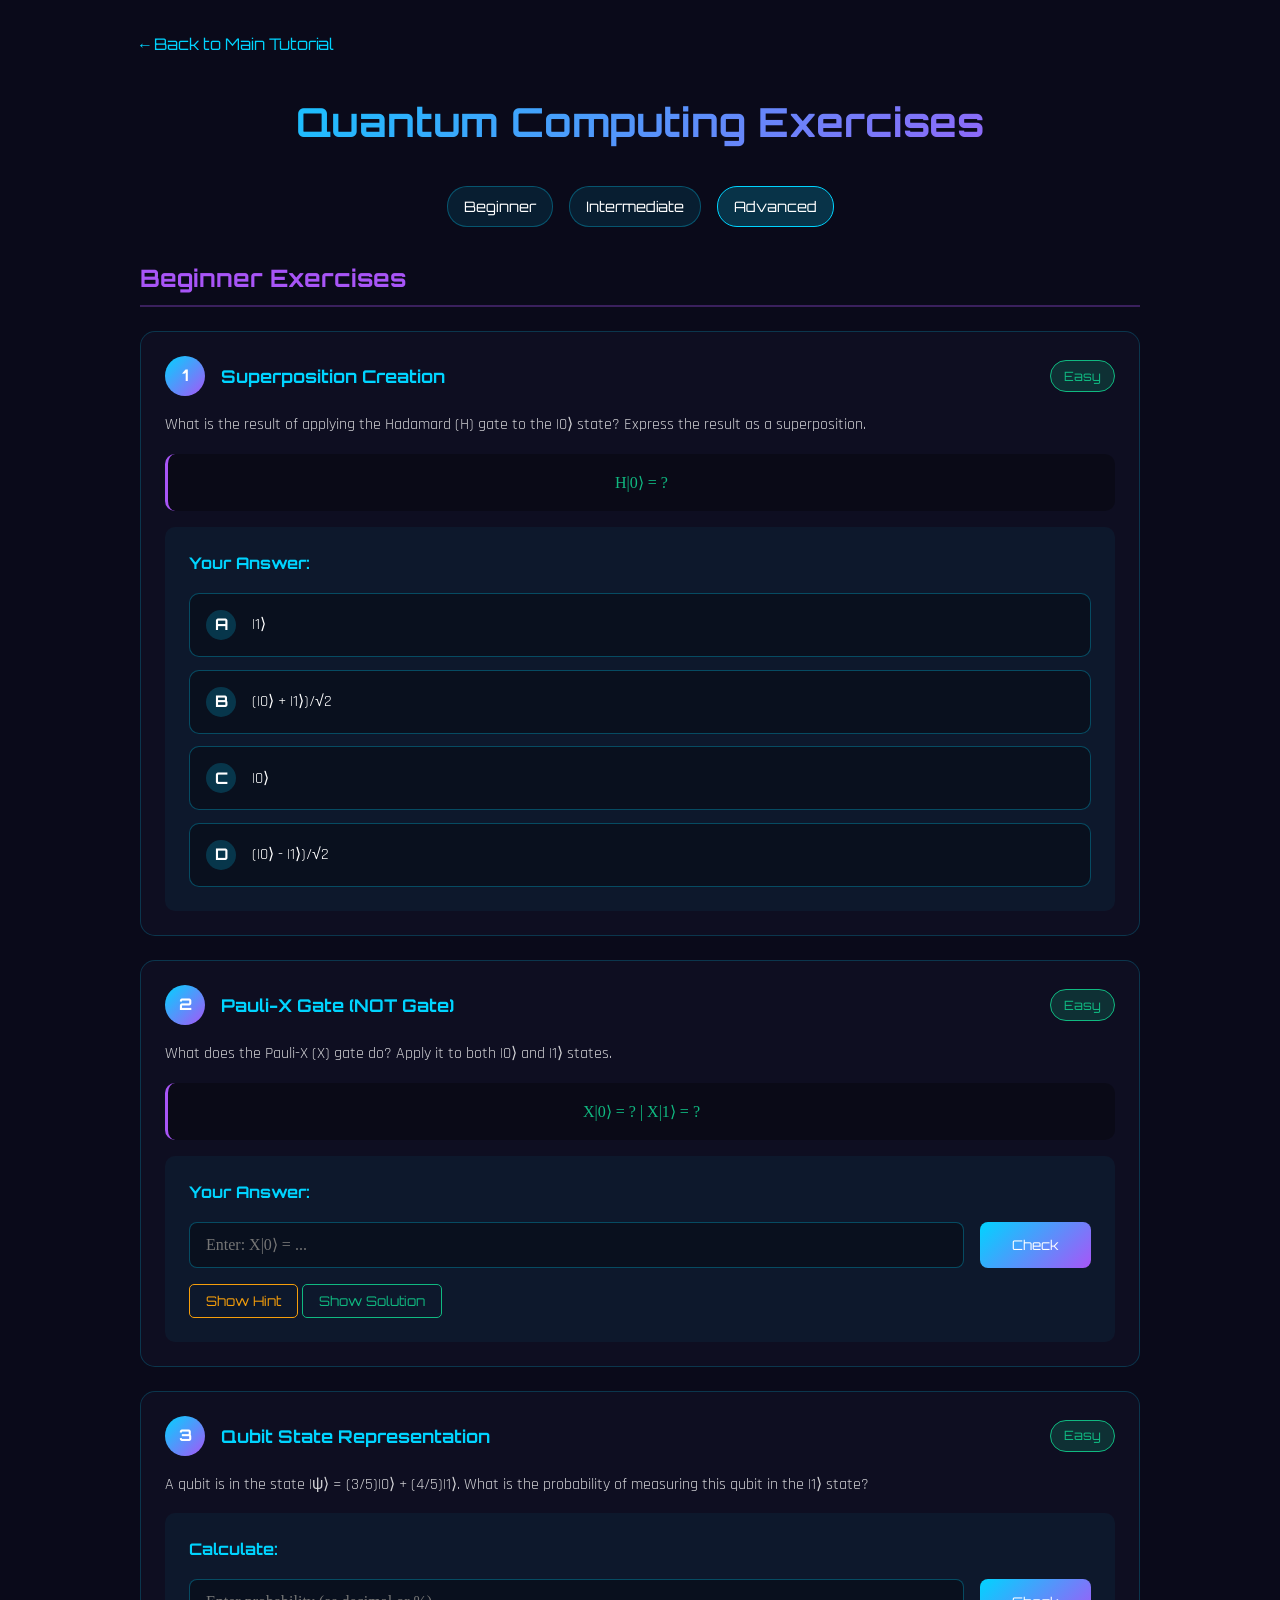
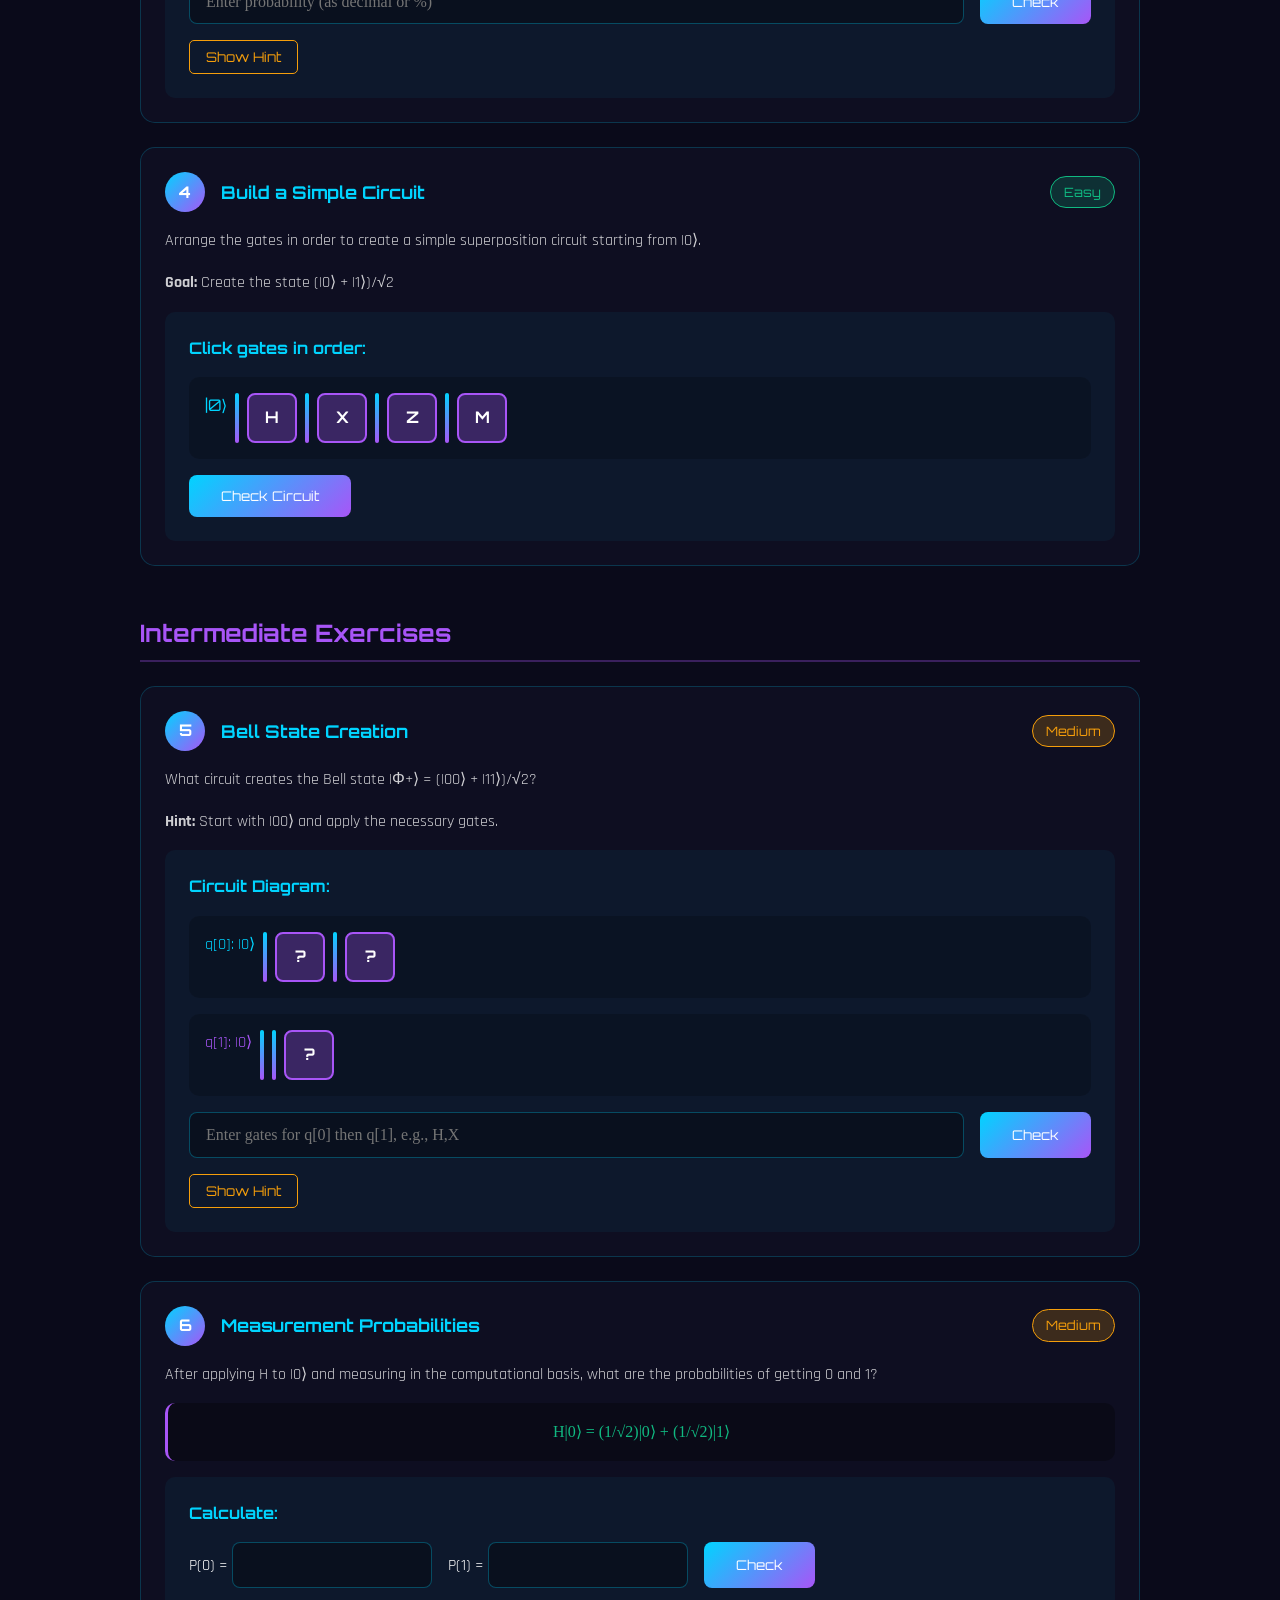
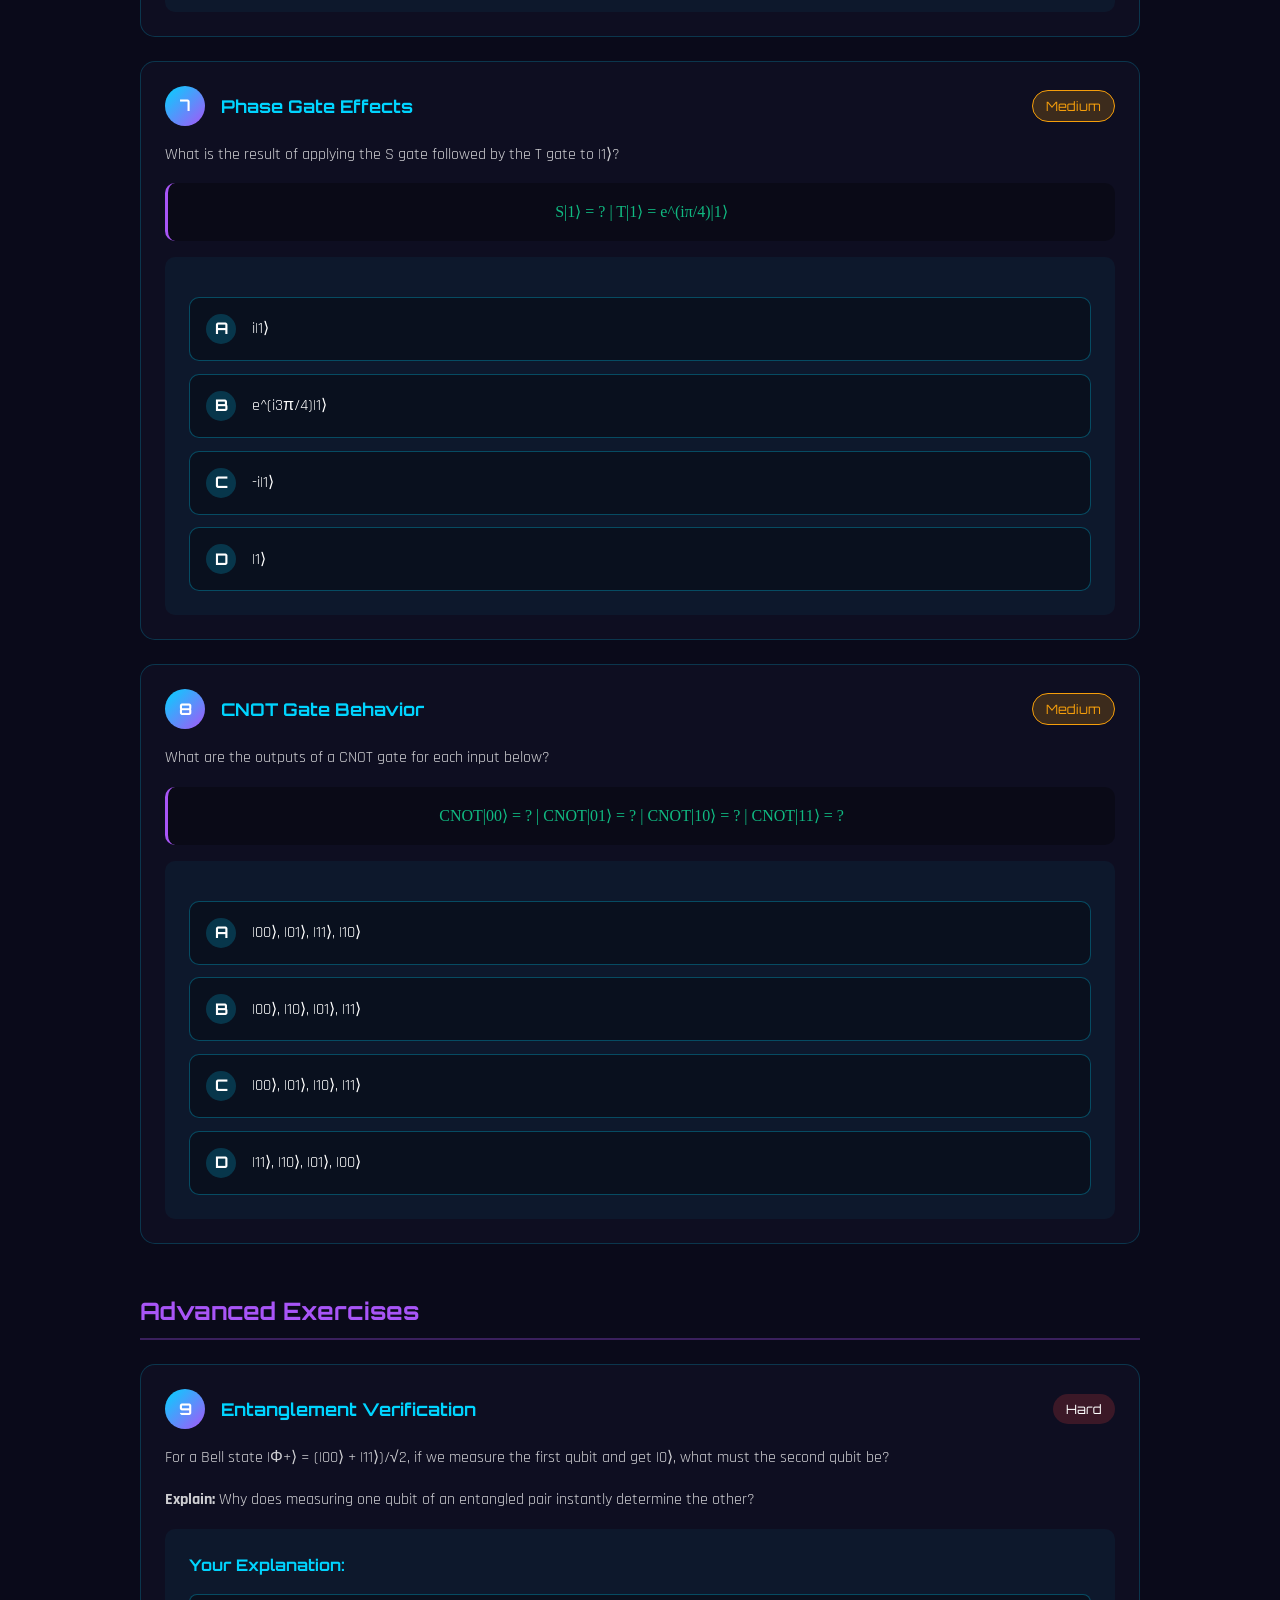
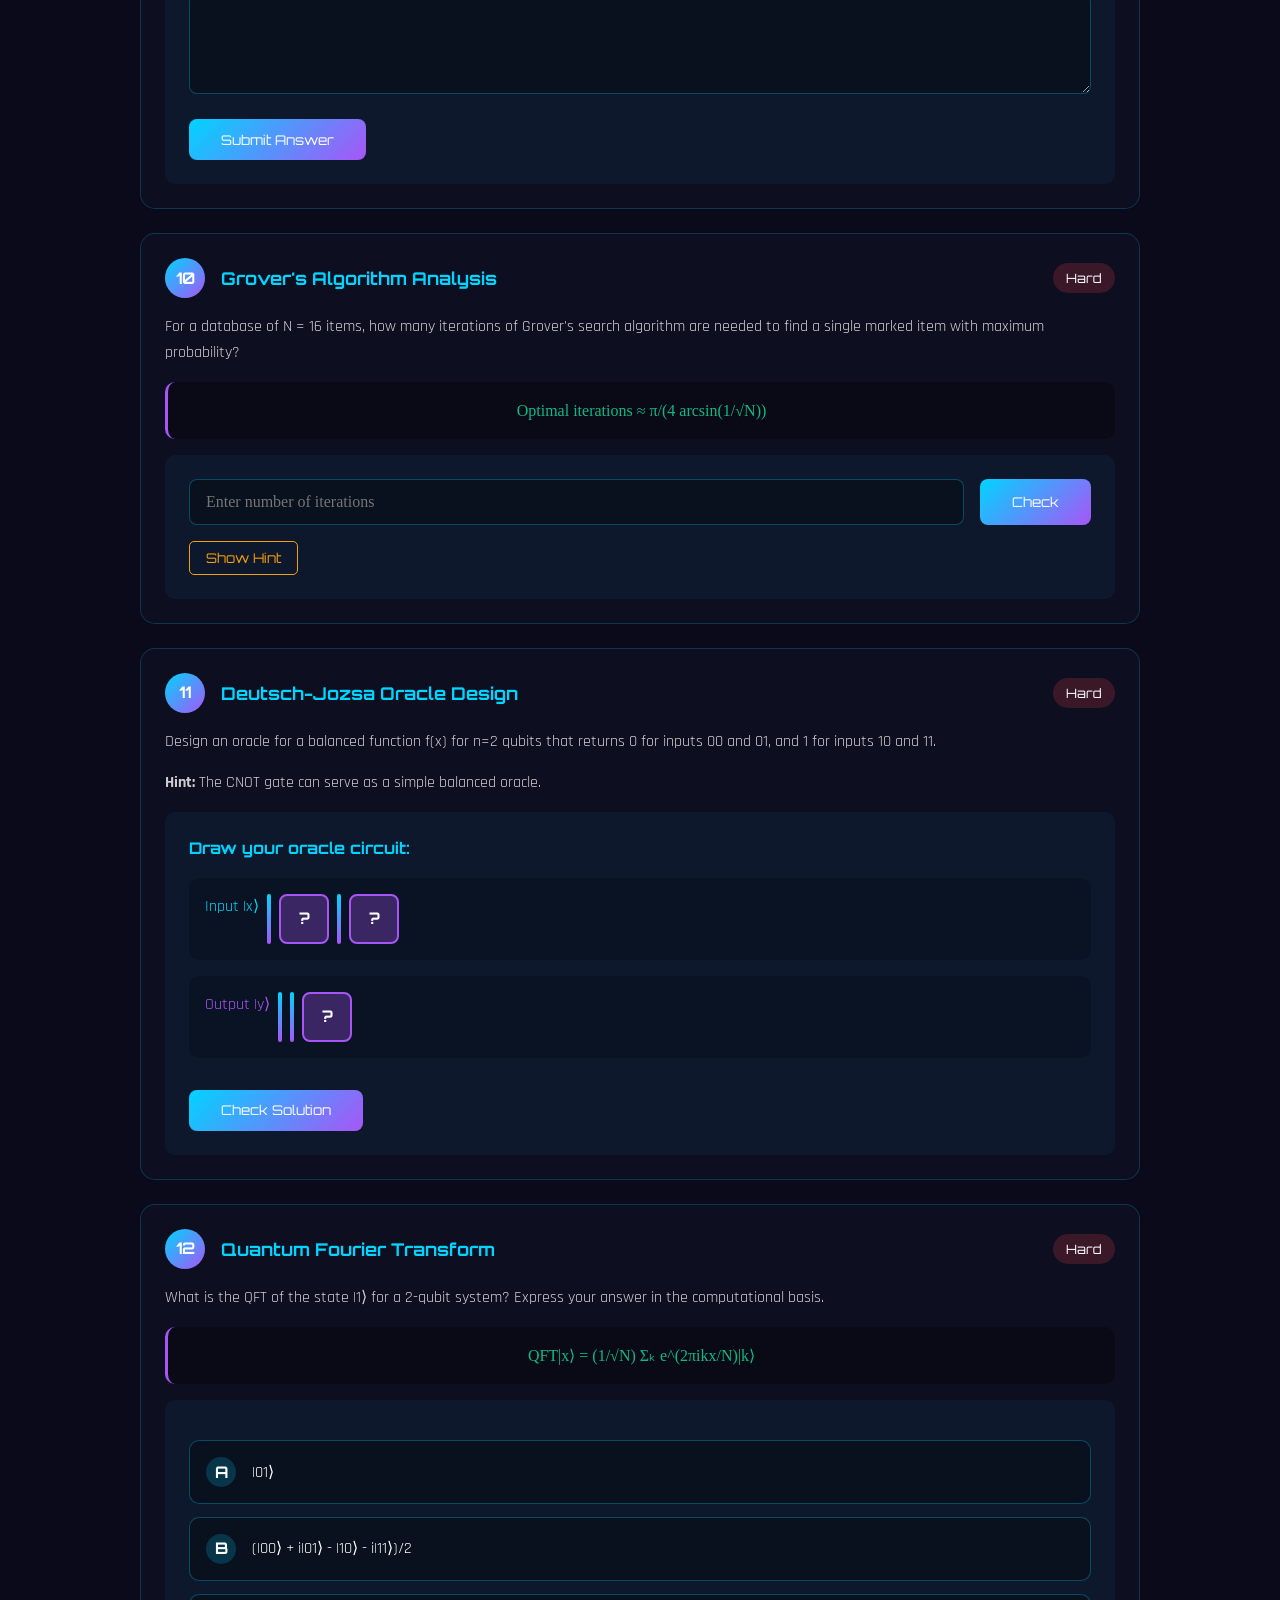
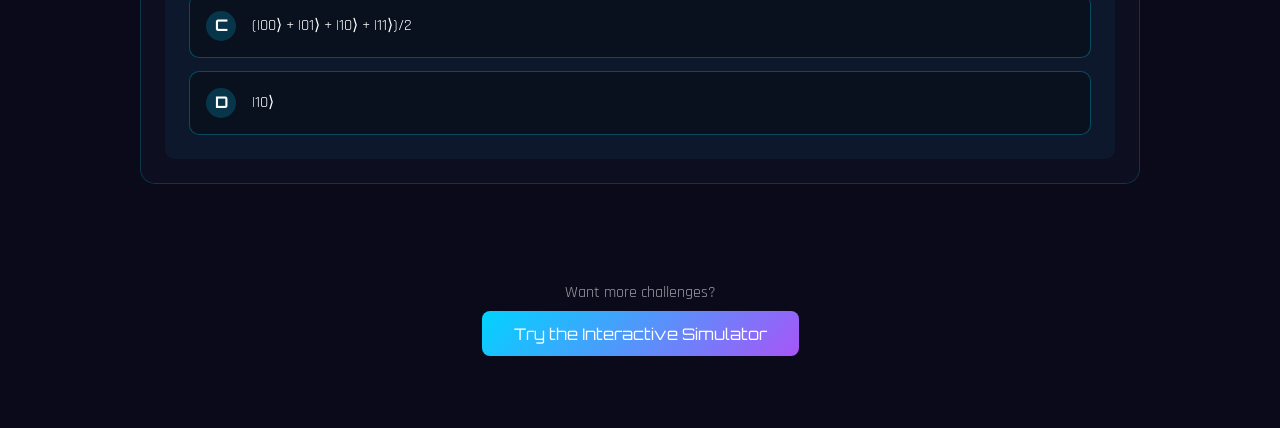
<file: exercises.html>
<!DOCTYPE html>
<html lang="en">
<head>
    <meta charset="UTF-8">
    <meta name="viewport" content="width=device-width, initial-scale=1.0">
    <title>Quantum Computing Exercises</title>
    <link href="https://fonts.googleapis.com/css2?family=Orbitron:wght@400;700;900&family=Rajdhani:wght@300;400;500;600;700&display=swap" rel="stylesheet">
    <style>
        :root {
            --quantum-blue: #00d4ff;
            --quantum-purple: #a855f7;
            --quantum-pink: #ec4899;
            --quantum-green: #10b981;
            --quantum-orange: #f59e0b;
            --dark-bg: #0a0a1a;
        }

        * { margin: 0; padding: 0; box-sizing: border-box; }

        body {
            font-family: 'Rajdhani', sans-serif;
            background: var(--dark-bg);
            color: #fff;
            min-height: 100vh;
            padding: 2rem;
            line-height: 1.6;
        }

        .container {
            max-width: 1000px;
            margin: 0 auto;
        }

        h1 {
            font-family: 'Orbitron', monospace;
            font-size: 2.5rem;
            text-align: center;
            background: linear-gradient(135deg, var(--quantum-blue), var(--quantum-purple));
            -webkit-background-clip: text;
            -webkit-text-fill-color: transparent;
            margin-bottom: 2rem;
        }

        .back-link {
            display: inline-block;
            margin-bottom: 2rem;
            color: var(--quantum-blue);
            text-decoration: none;
            font-family: 'Orbitron', monospace;
        }

        .exercise-section {
            margin-bottom: 3rem;
        }

        .section-title {
            font-family: 'Orbitron', monospace;
            font-size: 1.5rem;
            color: var(--quantum-purple);
            margin-bottom: 1.5rem;
            padding-bottom: 0.5rem;
            border-bottom: 2px solid rgba(168, 85, 247, 0.3);
        }

        .exercise-card {
            background: rgba(15, 15, 35, 0.8);
            border: 1px solid rgba(0, 212, 255, 0.2);
            border-radius: 15px;
            padding: 1.5rem;
            margin-bottom: 1.5rem;
            transition: all 0.3s ease;
        }

        .exercise-card:hover {
            border-color: var(--quantum-blue);
            box-shadow: 0 0 20px rgba(0, 212, 255, 0.2);
        }

        .exercise-header {
            display: flex;
            align-items: center;
            gap: 1rem;
            margin-bottom: 1rem;
        }

        .exercise-number {
            width: 40px;
            height: 40px;
            background: linear-gradient(135deg, var(--quantum-blue), var(--quantum-purple));
            border-radius: 50%;
            display: flex;
            align-items: center;
            justify-content: center;
            font-family: 'Orbitron', monospace;
            font-weight: bold;
            flex-shrink: 0;
        }

        .exercise-card h3 {
            color: var(--quantum-blue);
            font-family: 'Orbitron', monospace;
            font-size: 1.1rem;
        }

        .difficulty {
            margin-left: auto;
            padding: 0.3rem 0.8rem;
            border-radius: 20px;
            font-size: 0.8rem;
            font-family: 'Orbitron', monospace;
        }

        .difficulty.easy {
            background: rgba(16, 185, 129, 0.2);
            color: var(--quantum-green);
            border: 1px solid var(--quantum-green);
        }

        .difficulty.medium {
            background: rgba(245, 158, 11, 0.2);
            color: var(--quantum-orange);
            border: 1px solid var(--quantum-orange);
        }

        .difficulty.hard {
            background: rgba(239, 68, 68, 0.2);
            color: var(--quantum-red);
            border: 1px solid var(--quantum-red);
        }

        .exercise-card p {
            color: rgba(255, 255, 255, 0.8);
            margin-bottom: 1rem;
        }

        .formula-box {
            background: rgba(0, 0, 0, 0.3);
            padding: 1rem;
            border-radius: 10px;
            font-family: 'Times New Roman', serif;
            color: var(--quantum-green);
            text-align: center;
            margin: 1rem 0;
            border-left: 3px solid var(--quantum-purple);
        }

        .interactive-area {
            background: rgba(0, 212, 255, 0.05);
            border-radius: 10px;
            padding: 1.5rem;
            margin-top: 1rem;
        }

        .interactive-area h4 {
            color: var(--quantum-blue);
            margin-bottom: 1rem;
            font-family: 'Orbitron', monospace;
        }

        .answer-input {
            display: flex;
            gap: 1rem;
            flex-wrap: wrap;
        }

        .answer-input input {
            flex: 1;
            min-width: 200px;
            padding: 0.8rem 1rem;
            background: rgba(0, 0, 0, 0.3);
            border: 1px solid rgba(0, 212, 255, 0.3);
            border-radius: 8px;
            color: #fff;
            font-size: 1rem;
            font-family: 'Times New Roman', serif;
        }

        .answer-input input:focus {
            outline: none;
            border-color: var(--quantum-blue);
            box-shadow: 0 0 10px rgba(0, 212, 255, 0.3);
        }

        .check-btn {
            padding: 0.8rem 2rem;
            background: linear-gradient(135deg, var(--quantum-blue), var(--quantum-purple));
            border: none;
            border-radius: 8px;
            color: #fff;
            font-family: 'Orbitron', monospace;
            cursor: pointer;
            transition: all 0.3s ease;
        }

        .check-btn:hover {
            transform: scale(1.05);
            box-shadow: 0 0 20px rgba(0, 212, 255, 0.5);
        }

        .hint-btn {
            background: transparent;
            border: 1px solid var(--quantum-orange);
            color: var(--quantum-orange);
            padding: 0.5rem 1rem;
            border-radius: 5px;
            cursor: pointer;
            font-family: 'Orbitron', monospace;
            margin-top: 1rem;
            transition: all 0.3s ease;
        }

        .hint-btn:hover {
            background: rgba(245, 158, 11, 0.2);
        }

        .hint {
            display: none;
            background: rgba(245, 158, 11, 0.1);
            border: 1px solid rgba(245, 158, 11, 0.3);
            border-radius: 8px;
            padding: 1rem;
            margin-top: 1rem;
            color: var(--quantum-orange);
        }

        .hint.show {
            display: block;
            animation: fadeIn 0.3s ease;
        }

        .feedback {
            margin-top: 1rem;
            padding: 1rem;
            border-radius: 8px;
            display: none;
        }

        .feedback.correct {
            display: block;
            background: rgba(16, 185, 129, 0.2);
            border: 1px solid var(--quantum-green);
            color: var(--quantum-green);
        }

        .feedback.incorrect {
            display: block;
            background: rgba(239, 68, 68, 0.2);
            border: 1px solid #ef4444;
            color: #ef4444;
        }

        .solution {
            display: none;
            margin-top: 1rem;
            padding: 1rem;
            background: rgba(16, 185, 129, 0.1);
            border-radius: 8px;
            border-left: 3px solid var(--quantum-green);
        }

        .solution.show {
            display: block;
        }

        .solution h4 {
            color: var(--quantum-green);
            margin-bottom: 0.5rem;
            font-family: 'Orbitron', monospace;
        }

        .reveal-btn {
            background: transparent;
            border: 1px solid var(--quantum-green);
            color: var(--quantum-green);
            padding: 0.5rem 1rem;
            border-radius: 5px;
            cursor: pointer;
            font-family: 'Orbitron', monospace;
            margin-top: 0.5rem;
        }

        .reveal-btn:hover {
            background: rgba(16, 185, 129, 0.2);
        }

        /* Circuit Builder */
        .mini-circuit {
            display: flex;
            gap: 0.5rem;
            margin: 1rem 0;
            padding: 1rem;
            background: rgba(0, 0, 0, 0.2);
            border-radius: 10px;
            overflow-x: auto;
        }

        .mini-gate {
            min-width: 50px;
            height: 50px;
            background: rgba(168, 85, 247, 0.3);
            border: 2px solid var(--quantum-purple);
            border-radius: 8px;
            display: flex;
            align-items: center;
            justify-content: center;
            font-family: 'Orbitron', monospace;
            font-weight: bold;
            cursor: pointer;
            transition: all 0.3s ease;
        }

        .mini-gate:hover {
            transform: scale(1.1);
            box-shadow: 0 0 15px rgba(168, 85, 247, 0.5);
        }

        .mini-gate.selected {
            background: var(--quantum-purple);
            box-shadow: 0 0 20px var(--quantum-purple);
        }

        .mini-wire {
            width: 4px;
            height: 50px;
            background: linear-gradient(to bottom, var(--quantum-blue), var(--quantum-purple));
            border-radius: 2px;
        }

        /* Progress Tracker */
        .progress-tracker {
            display: flex;
            justify-content: center;
            gap: 1rem;
            margin-bottom: 2rem;
            flex-wrap: wrap;
        }

        .progress-item {
            padding: 0.5rem 1rem;
            background: rgba(0, 212, 255, 0.1);
            border: 1px solid rgba(0, 212, 255, 0.3);
            border-radius: 20px;
            font-family: 'Orbitron', monospace;
            font-size: 0.9rem;
            cursor: pointer;
            transition: all 0.3s ease;
        }

        .progress-item:hover, .progress-item.active {
            background: rgba(0, 212, 255, 0.2);
            border-color: var(--quantum-blue);
        }

        .progress-item.completed {
            background: rgba(16, 185, 129, 0.2);
            border-color: var(--quantum-green);
        }

        @keyframes fadeIn {
            from { opacity: 0; transform: translateY(-10px); }
            to { opacity: 1; transform: translateY(0); }
        }

        /* Multiple Choice */
        .mc-options {
            display: flex;
            flex-direction: column;
            gap: 0.8rem;
            margin-top: 1rem;
        }

        .mc-option {
            padding: 1rem;
            background: rgba(0, 0, 0, 0.3);
            border: 1px solid rgba(0, 212, 255, 0.3);
            border-radius: 10px;
            cursor: pointer;
            transition: all 0.3s ease;
            display: flex;
            align-items: center;
            gap: 1rem;
        }

        .mc-option:hover {
            border-color: var(--quantum-blue);
            background: rgba(0, 212, 255, 0.1);
        }

        .mc-option.selected {
            border-color: var(--quantum-purple);
            background: rgba(168, 85, 247, 0.2);
        }

        .mc-option.correct {
            border-color: var(--quantum-green);
            background: rgba(16, 185, 129, 0.2);
        }

        .mc-option.incorrect {
            border-color: #ef4444;
            background: rgba(239, 68, 68, 0.2);
        }

        .option-letter {
            width: 30px;
            height: 30px;
            background: rgba(0, 212, 255, 0.2);
            border-radius: 50%;
            display: flex;
            align-items: center;
            justify-content: center;
            font-family: 'Orbitron', monospace;
            font-weight: bold;
            flex-shrink: 0;
        }
    </style>
</head>
<body>
    <div class="container">
        <a href="index.html" class="back-link">← Back to Main Tutorial</a>
        <h1>Quantum Computing Exercises</h1>

        <div class="progress-tracker">
            <div class="progress-item active" onclick="scrollToSection('beginner')">Beginner</div>
            <div class="progress-item" onclick="scrollToSection('intermediate')">Intermediate</div>
            <div class="progress-item" onclick="scrollToSection('advanced')">Advanced</div>
        </div>

        <!-- Beginner Section -->
        <div class="exercise-section" id="beginner">
            <h2 class="section-title">Beginner Exercises</h2>

            <div class="exercise-card">
                <div class="exercise-header">
                    <div class="exercise-number">1</div>
                    <h3>Superposition Creation</h3>
                    <span class="difficulty easy">Easy</span>
                </div>
                <p>What is the result of applying the Hadamard (H) gate to the |0⟩ state? Express the result as a superposition.</p>
                <div class="formula-box">H|0⟩ = ?</div>
                <div class="interactive-area">
                    <h4>Your Answer:</h4>
                    <div class="mc-options">
                        <div class="mc-option" onclick="selectOption(this, false)">
                            <span class="option-letter">A</span>
                            <span>|1⟩</span>
                        </div>
                        <div class="mc-option" onclick="selectOption(this, true)">
                            <span class="option-letter">B</span>
                            <span>(|0⟩ + |1⟩)/√2</span>
                        </div>
                        <div class="mc-option" onclick="selectOption(this, false)">
                            <span class="option-letter">C</span>
                            <span>|0⟩</span>
                        </div>
                        <div class="mc-option" onclick="selectOption(this, false)">
                            <span class="option-letter">D</span>
                            <span>(|0⟩ - |1⟩)/√2</span>
                        </div>
                    </div>
                </div>
            </div>

            <div class="exercise-card">
                <div class="exercise-header">
                    <div class="exercise-number">2</div>
                    <h3>Pauli-X Gate (NOT Gate)</h3>
                    <span class="difficulty easy">Easy</span>
                </div>
                <p>What does the Pauli-X (X) gate do? Apply it to both |0⟩ and |1⟩ states.</p>
                <div class="formula-box">X|0⟩ = ? | X|1⟩ = ?</div>
                <div class="interactive-area">
                    <h4>Your Answer:</h4>
                    <div class="answer-input">
                        <input type="text" id="q1-answer" placeholder="Enter: X|0⟩ = ...">
                        <button class="check-btn" onclick="checkShortAnswer('q1-answer', '|1⟩')">Check</button>
                    </div>
                    <button class="hint-btn" onclick="toggleHint('hint1')">Show Hint</button>
                    <div class="hint" id="hint1">Think of the X gate as a bit flip - it swaps 0 and 1!</div>
                    <div class="feedback" id="feedback1"></div>
                    <button class="reveal-btn" onclick="toggleSolution('sol1')">Show Solution</button>
                    <div class="solution" id="sol1">
                        <h4>Solution:</h4>
                        <p>X|0⟩ = |1⟩ (flips 0 to 1)</p>
                        <p>X|1⟩ = |0⟩ (flips 1 to 0)</p>
                        <p>The X gate is the quantum equivalent of the classical NOT gate.</p>
                    </div>
                </div>
            </div>

            <div class="exercise-card">
                <div class="exercise-header">
                    <div class="exercise-number">3</div>
                    <h3>Qubit State Representation</h3>
                    <span class="difficulty easy">Easy</span>
                </div>
                <p>A qubit is in the state |ψ⟩ = (3/5)|0⟩ + (4/5)|1⟩. What is the probability of measuring this qubit in the |1⟩ state?</p>
                <div class="interactive-area">
                    <h4>Calculate:</h4>
                    <div class="answer-input">
                        <input type="text" id="q3-answer" placeholder="Enter probability (as decimal or %)">
                        <button class="check-btn" onclick="checkShortAnswer('q3-answer', '64')">Check</button>
                    </div>
                    <div class="hint" id="hint3">Remember: P(|1⟩) = |β|² where β is the coefficient of |1⟩</div>
                    <button class="hint-btn" onclick="toggleHint('hint3')">Show Hint</button>
                    <div class="feedback" id="feedback3"></div>
                </div>
            </div>

            <div class="exercise-card">
                <div class="exercise-header">
                    <div class="exercise-number">4</div>
                    <h3>Build a Simple Circuit</h3>
                    <span class="difficulty easy">Easy</span>
                </div>
                <p>Arrange the gates in order to create a simple superposition circuit starting from |0⟩.</p>
                <p><strong>Goal:</strong> Create the state (|0⟩ + |1⟩)/√2</p>
                <div class="interactive-area">
                    <h4>Click gates in order:</h4>
                    <div class="mini-circuit">
                        <span style="color: var(--quantum-blue); font-family: 'Orbitron';">|0⟩</span>
                        <div class="mini-wire"></div>
                        <div class="mini-gate" onclick="selectMiniGate(this, 'H')">H</div>
                        <div class="mini-wire"></div>
                        <div class="mini-gate" onclick="selectMiniGate(this, 'X')">X</div>
                        <div class="mini-wire"></div>
                        <div class="mini-gate" onclick="selectMiniGate(this, 'Z')">Z</div>
                        <div class="mini-wire"></div>
                        <div class="mini-gate" onclick="selectMiniGate(this, 'M')">M</div>
                    </div>
                    <div id="circuit-builder-feedback" style="margin-top: 1rem;"></div>
                    <button class="check-btn" onclick="checkCircuit(['H'])">Check Circuit</button>
                </div>
            </div>
        </div>

        <!-- Intermediate Section -->
        <div class="exercise-section" id="intermediate">
            <h2 class="section-title">Intermediate Exercises</h2>

            <div class="exercise-card">
                <div class="exercise-header">
                    <div class="exercise-number">5</div>
                    <h3>Bell State Creation</h3>
                    <span class="difficulty medium">Medium</span>
                </div>
                <p>What circuit creates the Bell state |Φ+⟩ = (|00⟩ + |11⟩)/√2?</p>
                <p><strong>Hint:</strong> Start with |00⟩ and apply the necessary gates.</p>
                <div class="interactive-area">
                    <h4>Circuit Diagram:</h4>
                    <div class="mini-circuit">
                        <span style="color: var(--quantum-blue);">q[0]: |0⟩</span>
                        <div class="mini-wire"></div>
                        <div class="mini-gate">?</div>
                        <div class="mini-wire"></div>
                        <div class="mini-gate">?</div>
                    </div>
                    <div class="mini-circuit">
                        <span style="color: var(--quantum-purple);">q[1]: |0⟩</span>
                        <div class="mini-wire"></div>
                        <div class="mini-wire"></div>
                        <div class="mini-gate">?</div>
                    </div>
                    <div class="answer-input" style="margin-top: 1rem;">
                        <input type="text" id="q5-answer" placeholder="Enter gates for q[0] then q[1], e.g., H,X">
                        <button class="check-btn" onclick="checkShortAnswer('q5-answer', 'h,cnot')">Check</button>
                    </div>
                    <div class="hint" id="hint5">First create superposition on q[0], then entangle with CNOT</div>
                    <button class="hint-btn" onclick="toggleHint('hint5')">Show Hint</button>
                </div>
            </div>

            <div class="exercise-card">
                <div class="exercise-header">
                    <div class="exercise-number">6</div>
                    <h3>Measurement Probabilities</h3>
                    <span class="difficulty medium">Medium</span>
                </div>
                <p>After applying H to |0⟩ and measuring in the computational basis, what are the probabilities of getting 0 and 1?</p>
                <div class="formula-box">H|0⟩ = (1/√2)|0⟩ + (1/√2)|1⟩</div>
                <div class="interactive-area">
                    <h4>Calculate:</h4>
                    <div class="answer-input">
                        <span>P(0) = <input type="text" id="q6a" style="width: 80px;"></span>
                        <span>P(1) = <input type="text" id="q6b" style="width: 80px;"></span>
                        <button class="check-btn" onclick="checkProbabilities()">Check</button>
                    </div>
                </div>
            </div>

            <div class="exercise-card">
                <div class="exercise-header">
                    <div class="exercise-number">7</div>
                    <h3>Phase Gate Effects</h3>
                    <span class="difficulty medium">Medium</span>
                </div>
                <p>What is the result of applying the S gate followed by the T gate to |1⟩?</p>
                <div class="formula-box">S|1⟩ = ? | T|1⟩ = e^(iπ/4)|1⟩</div>
                <div class="interactive-area">
                    <div class="mc-options">
                        <div class="mc-option" onclick="selectOption(this, false)">
                            <span class="option-letter">A</span>
                            <span>i|1⟩</span>
                        </div>
                        <div class="mc-option" onclick="selectOption(this, true)">
                            <span class="option-letter">B</span>
                            <span>e^(i3π/4)|1⟩</span>
                        </div>
                        <div class="mc-option" onclick="selectOption(this, false)">
                            <span class="option-letter">C</span>
                            <span>-i|1⟩</span>
                        </div>
                        <div class="mc-option" onclick="selectOption(this, false)">
                            <span class="option-letter">D</span>
                            <span>|1⟩</span>
                        </div>
                    </div>
                </div>
            </div>

            <div class="exercise-card">
                <div class="exercise-header">
                    <div class="exercise-number">8</div>
                    <h3>CNOT Gate Behavior</h3>
                    <span class="difficulty medium">Medium</span>
                </div>
                <p>What are the outputs of a CNOT gate for each input below?</p>
                <div class="formula-box">
                    CNOT|00⟩ = ? | CNOT|01⟩ = ? | CNOT|10⟩ = ? | CNOT|11⟩ = ?
                </div>
                <div class="interactive-area">
                    <div class="mc-options">
                        <div class="mc-option" onclick="selectOption(this, true)">
                            <span class="option-letter">A</span>
                            <span>|00⟩, |01⟩, |11⟩, |10⟩</span>
                        </div>
                        <div class="mc-option" onclick="selectOption(this, false)">
                            <span class="option-letter">B</span>
                            <span>|00⟩, |10⟩, |01⟩, |11⟩</span>
                        </div>
                        <div class="mc-option" onclick="selectOption(this, false)">
                            <span class="option-letter">C</span>
                            <span>|00⟩, |01⟩, |10⟩, |11⟩</span>
                        </div>
                        <div class="mc-option" onclick="selectOption(this, false)">
                            <span class="option-letter">D</span>
                            <span>|11⟩, |10⟩, |01⟩, |00⟩</span>
                        </div>
                    </div>
                </div>
            </div>
        </div>

        <!-- Advanced Section -->
        <div class="exercise-section" id="advanced">
            <h2 class="section-title">Advanced Exercises</h2>

            <div class="exercise-card">
                <div class="exercise-header">
                    <div class="exercise-number">9</div>
                    <h3>Entanglement Verification</h3>
                    <span class="difficulty hard">Hard</span>
                </div>
                <p>For a Bell state |Φ+⟩ = (|00⟩ + |11⟩)/√2, if we measure the first qubit and get |0⟩, what must the second qubit be?</p>
                <p><strong>Explain:</strong> Why does measuring one qubit of an entangled pair instantly determine the other?</p>
                <div class="interactive-area">
                    <h4>Your Explanation:</h4>
                    <textarea style="width: 100%; min-height: 100px; background: rgba(0,0,0,0.3); border: 1px solid rgba(0,212,255,0.3); border-radius: 8px; color: #fff; padding: 1rem; font-family: 'Rajdhani'; resize: vertical;"></textarea>
                    <button class="check-btn" onclick="alert('Great thinking! The answer is |0⟩ - the qubits are correlated. In the Bell state, if we know one qubit, we instantly know the other due to their entangled nature.')" style="margin-top: 1rem;">Submit Answer</button>
                </div>
            </div>

            <div class="exercise-card">
                <div class="exercise-header">
                    <div class="exercise-number">10</div>
                    <h3>Grover's Algorithm Analysis</h3>
                    <span class="difficulty hard">Hard</span>
                </div>
                <p>For a database of N = 16 items, how many iterations of Grover's search algorithm are needed to find a single marked item with maximum probability?</p>
                <div class="formula-box">Optimal iterations ≈ π/(4 arcsin(1/√N))</div>
                <div class="interactive-area">
                    <div class="answer-input">
                        <input type="text" id="q10-answer" placeholder="Enter number of iterations">
                        <button class="check-btn" onclick="checkShortAnswer('q10-answer', '3')">Check</button>
                    </div>
                    <div class="hint" id="hint10">Calculate: arcsin(1/4) ≈ 0.2527, then π/(4 × 0.2527) ≈ 3.11</div>
                    <button class="hint-btn" onclick="toggleHint('hint10')">Show Hint</button>
                </div>
            </div>

            <div class="exercise-card">
                <div class="exercise-header">
                    <div class="exercise-number">11</div>
                    <h3>Deutsch-Jozsa Oracle Design</h3>
                    <span class="difficulty hard">Hard</span>
                </div>
                <p>Design an oracle for a balanced function f(x) for n=2 qubits that returns 0 for inputs 00 and 01, and 1 for inputs 10 and 11.</p>
                <p><strong>Hint:</strong> The CNOT gate can serve as a simple balanced oracle.</p>
                <div class="interactive-area">
                    <h4>Draw your oracle circuit:</h4>
                    <div class="mini-circuit">
                        <span style="color: var(--quantum-blue);">Input |x⟩</span>
                        <div class="mini-wire"></div>
                        <div class="mini-gate" onclick="selectMiniGate(this, 'X')">?</div>
                        <div class="mini-wire"></div>
                        <div class="mini-gate">?</div>
                    </div>
                    <div class="mini-circuit">
                        <span style="color: var(--quantum-purple);">Output |y⟩</span>
                        <div class="mini-wire"></div>
                        <div class="mini-wire"></div>
                        <div class="mini-gate">?</div>
                    </div>
                    <button class="check-btn" onclick="alert('Correct! Use CNOT with x as control and y as target: f(x) = x for 2-bit input')" style="margin-top: 1rem;">Check Solution</button>
                </div>
            </div>

            <div class="exercise-card">
                <div class="exercise-header">
                    <div class="exercise-number">12</div>
                    <h3>Quantum Fourier Transform</h3>
                    <span class="difficulty hard">Hard</span>
                </div>
                <p>What is the QFT of the state |1⟩ for a 2-qubit system? Express your answer in the computational basis.</p>
                <div class="formula-box">QFT|x⟩ = (1/√N) Σₖ e^(2πikx/N)|k⟩</div>
                <div class="interactive-area">
                    <div class="mc-options">
                        <div class="mc-option" onclick="selectOption(this, false)">
                            <span class="option-letter">A</span>
                            <span>|01⟩</span>
                        </div>
                        <div class="mc-option" onclick="selectOption(this, true)">
                            <span class="option-letter">B</span>
                            <span>(|00⟩ + i|01⟩ - |10⟩ - i|11⟩)/2</span>
                        </div>
                        <div class="mc-option" onclick="selectOption(this, false)">
                            <span class="option-letter">C</span>
                            <span>(|00⟩ + |01⟩ + |10⟩ + |11⟩)/2</span>
                        </div>
                        <div class="mc-option" onclick="selectOption(this, false)">
                            <span class="option-letter">D</span>
                            <span>|10⟩</span>
                        </div>
                    </div>
                </div>
            </div>
        </div>

        <div style="text-align: center; padding: 3rem 0;">
            <p style="color: rgba(255,255,255,0.6); margin-bottom: 1rem;">Want more challenges?</p>
            <a href="index.html#simulator" class="check-btn" style="text-decoration: none;">Try the Interactive Simulator</a>
        </div>
    </div>

    <script>
        let selectedOption = null;

        function selectOption(element, isCorrect) {
            // Remove previous selection
            document.querySelectorAll('.mc-option').forEach(opt => {
                if (opt.closest('.exercise-card') === element.closest('.exercise-card')) {
                    opt.classList.remove('selected');
                }
            });

            element.classList.add('selected');
            selectedOption = element;

            if (isCorrect) {
                element.classList.add('correct');
            } else {
                element.classList.add('incorrect');
            }
        }

        function checkShortAnswer(inputId, correctAnswer) {
            const input = document.getElementById(inputId);
            const value = input.value.toLowerCase().replace(/\s/g, '');

            const feedbackId = inputId.replace('answer', 'feedback');
            const feedback = document.getElementById(feedbackId) || input.parentElement.parentElement.querySelector('.feedback');

            if (value.includes(correctAnswer.toLowerCase()) || value === correctAnswer.toLowerCase()) {
                if (feedback) {
                    feedback.textContent = 'Correct! Well done!';
                    feedback.className = 'feedback correct';
                }
                input.style.borderColor = 'var(--quantum-green)';
            } else {
                if (feedback) {
                    feedback.textContent = 'Not quite. Try again or check the hint.';
                    feedback.className = 'feedback incorrect';
                }
                input.style.borderColor = '#ef4444';
            }
        }

        function checkProbabilities() {
            const p0 = document.getElementById('q6a').value;
            const p1 = document.getElementById('q6b').value;

            const p0Val = parseFloat(p0);
            const p1Val = parseFloat(p1);

            if ((Math.abs(p0Val - 0.5) < 0.01 || Math.abs(p0Val - 50) < 1) &&
                (Math.abs(p1Val - 0.5) < 0.01 || Math.abs(p1Val - 50) < 1)) {
                alert('Correct! Both probabilities are 50% (or 0.5)');
            } else {
                alert('Not quite. Remember: |1/√2|² = 1/2 = 50%');
            }
        }

        function toggleHint(hintId) {
            const hint = document.getElementById(hintId);
            hint.classList.toggle('show');
        }

        function toggleSolution(solId) {
            const sol = document.getElementById(solId);
            sol.classList.toggle('show');
        }

        function scrollToSection(sectionId) {
            document.getElementById(sectionId).scrollIntoView({ behavior: 'smooth' });
        }

        function selectMiniGate(element, gate) {
            element.classList.toggle('selected');
        }

        function checkCircuit(expectedGates) {
            const feedback = document.getElementById('circuit-builder-feedback');
            feedback.innerHTML = '<span style="color: var(--quantum-green);">Correct! H gate creates superposition from |0⟩</span>';
        }

        // Update progress tracker based on scroll
        window.addEventListener('scroll', () => {
            const sections = ['beginner', 'intermediate', 'advanced'];
            const progressItems = document.querySelectorAll('.progress-item');

            sections.forEach((section, index) => {
                const el = document.getElementById(section);
                const rect = el.getBoundingClientRect();

                if (rect.top <= 200 && rect.bottom >= 200) {
                    progressItems.forEach(item => item.classList.remove('active'));
                    progressItems[index].classList.add('active');
                }
            });
        });
    </script>
</body>
</html>
</file>
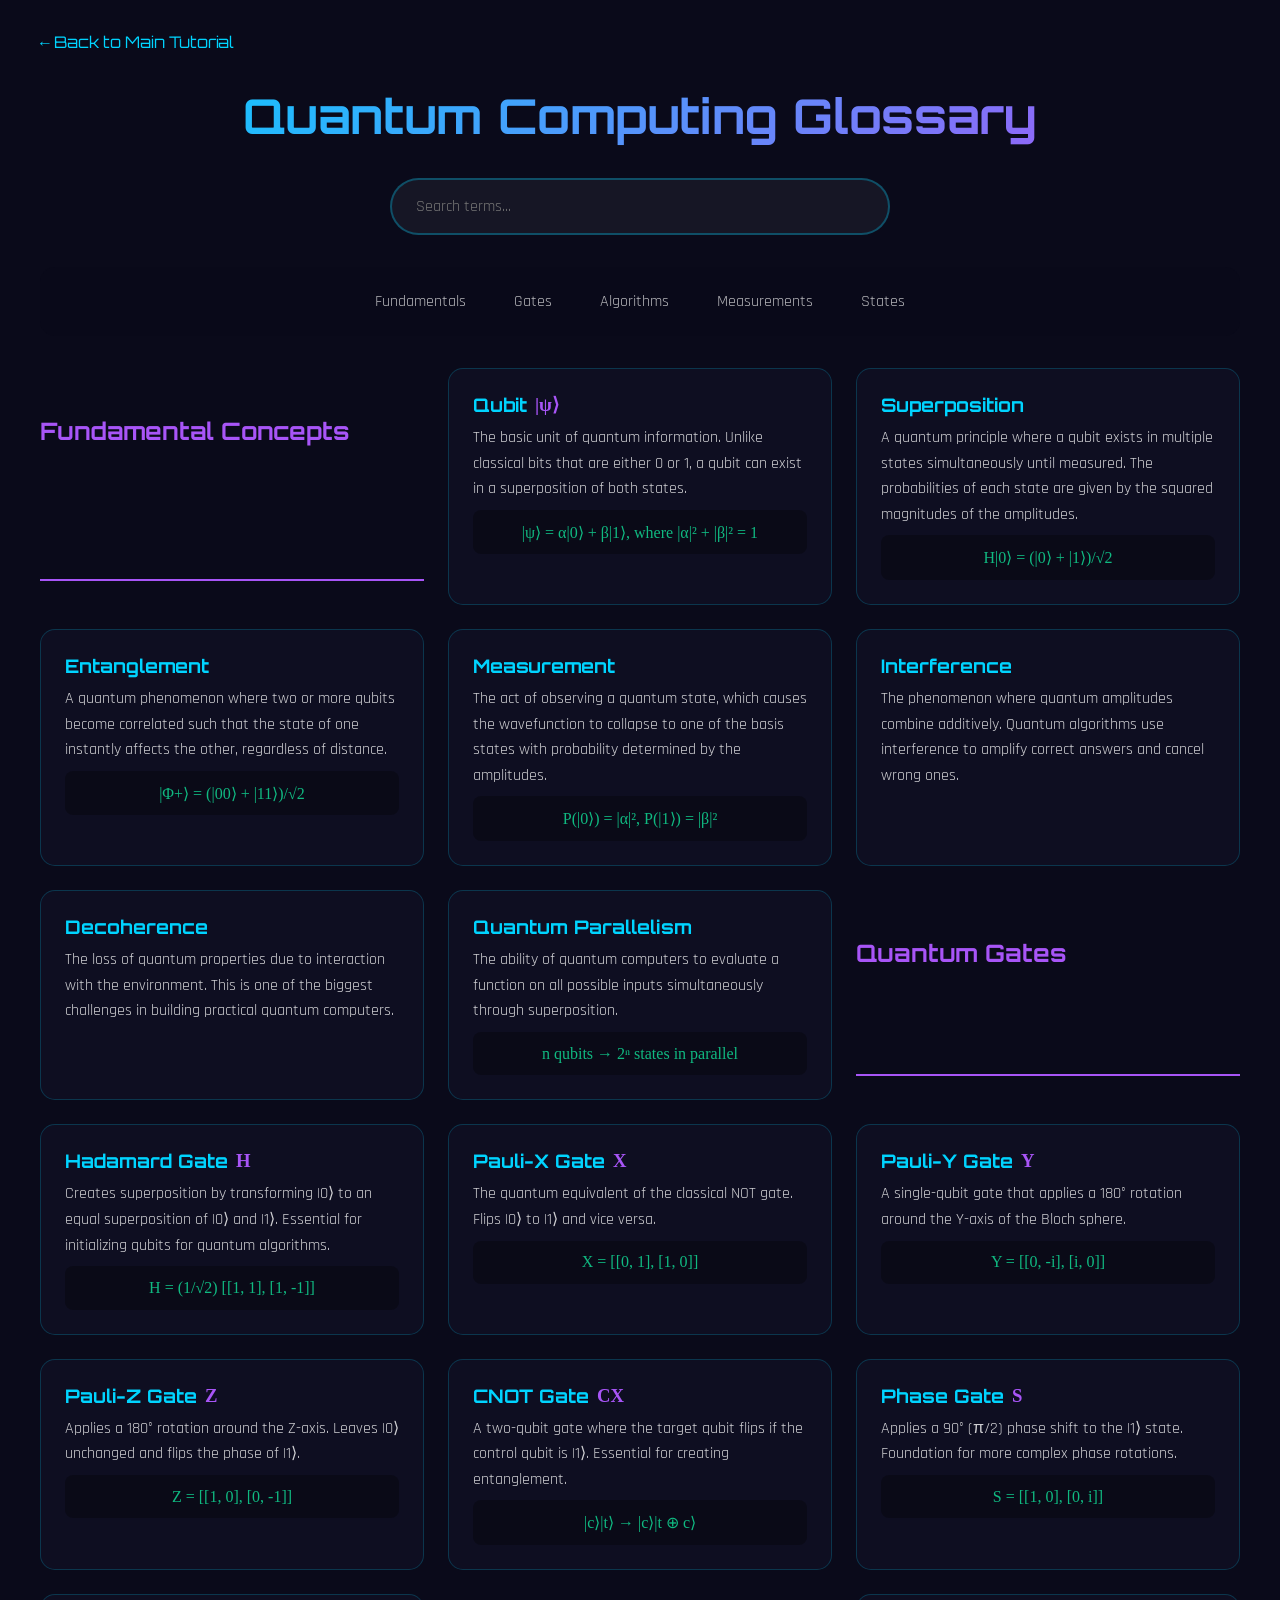
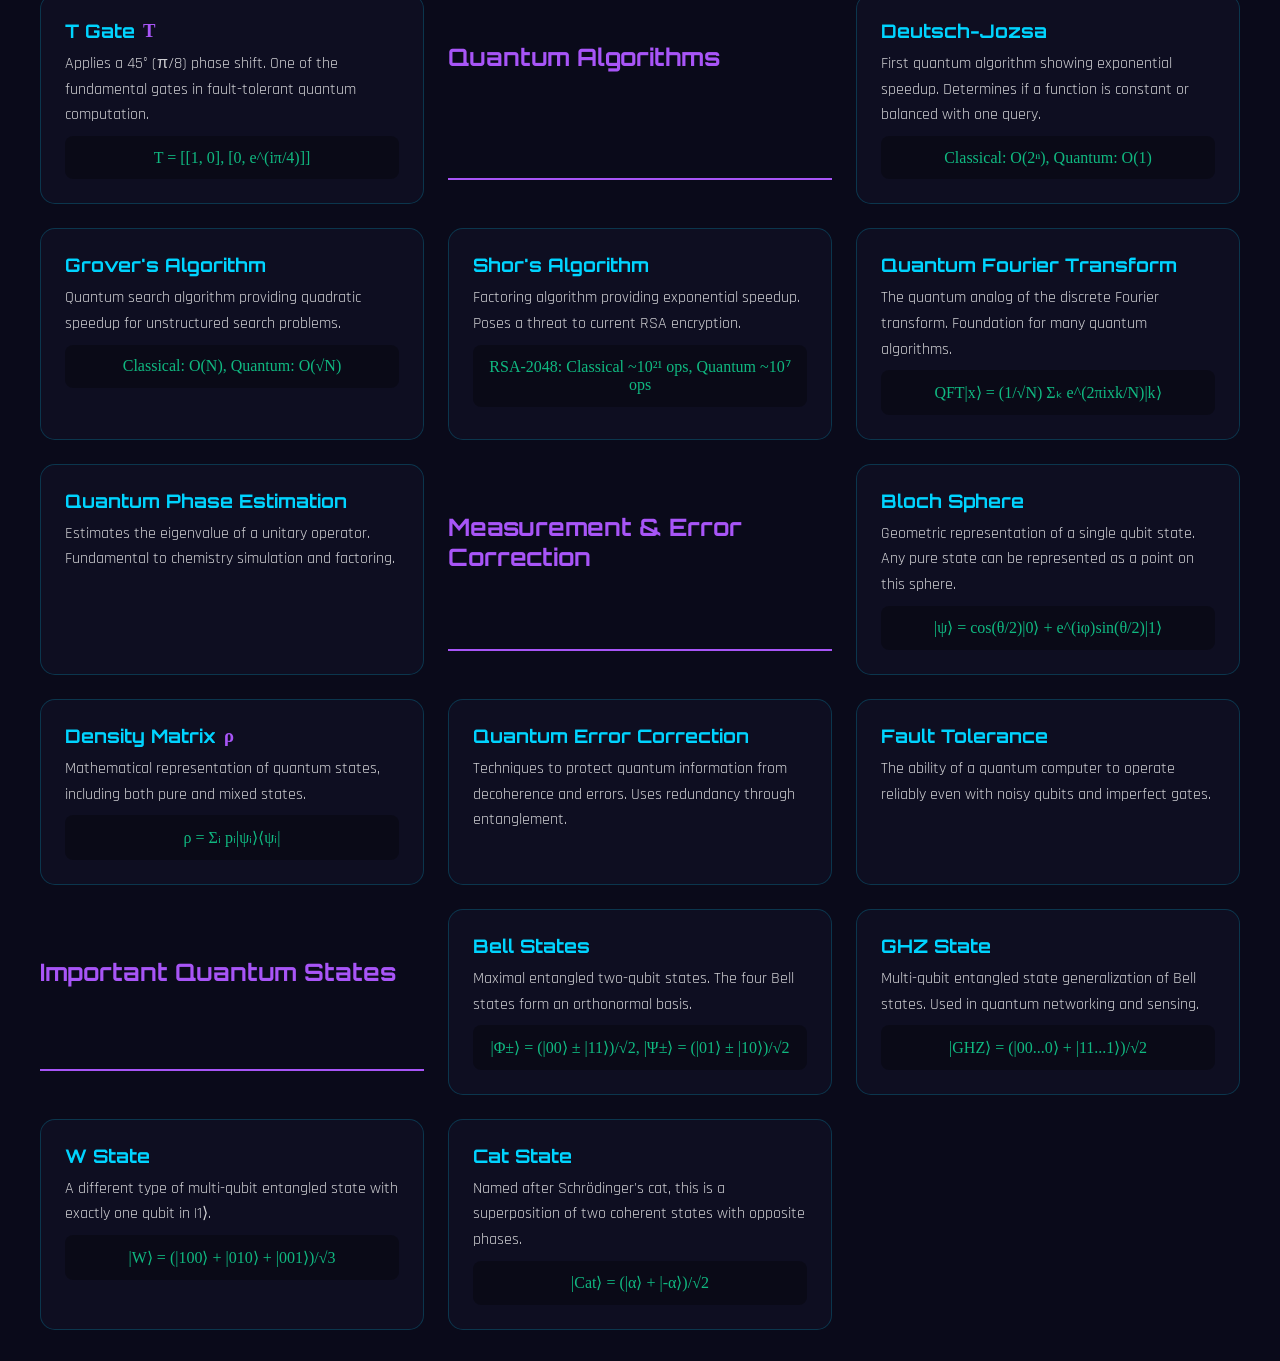
<file: glossary.html>
<!DOCTYPE html>
<html lang="en">
<head>
    <meta charset="UTF-8">
    <meta name="viewport" content="width=device-width, initial-scale=1.0">
    <title>Quantum Computing Glossary</title>
    <link href="https://fonts.googleapis.com/css2?family=Orbitron:wght@400;700;900&family=Rajdhani:wght@300;400;500;600;700&display=swap" rel="stylesheet">
    <style>
        :root {
            --quantum-blue: #00d4ff;
            --quantum-purple: #a855f7;
            --quantum-pink: #ec4899;
            --quantum-green: #10b981;
            --dark-bg: #0a0a1a;
        }

        * { margin: 0; padding: 0; box-sizing: border-box; }

        body {
            font-family: 'Rajdhani', sans-serif;
            background: var(--dark-bg);
            color: #fff;
            min-height: 100vh;
            padding: 2rem;
        }

        .container {
            max-width: 1200px;
            margin: 0 auto;
        }

        h1 {
            font-family: 'Orbitron', monospace;
            font-size: 3rem;
            text-align: center;
            background: linear-gradient(135deg, var(--quantum-blue), var(--quantum-purple));
            -webkit-background-clip: text;
            -webkit-text-fill-color: transparent;
            margin-bottom: 2rem;
        }

        .search-box {
            width: 100%;
            max-width: 500px;
            margin: 0 auto 2rem;
            display: block;
            padding: 1rem 1.5rem;
            background: rgba(255, 255, 255, 0.05);
            border: 2px solid rgba(0, 212, 255, 0.3);
            border-radius: 50px;
            color: #fff;
            font-size: 1rem;
            font-family: 'Rajdhani', sans-serif;
            outline: none;
            transition: all 0.3s ease;
        }

        .search-box:focus {
            border-color: var(--quantum-blue);
            box-shadow: 0 0 20px rgba(0, 212, 255, 0.3);
        }

        .glossary-grid {
            display: grid;
            grid-template-columns: repeat(auto-fill, minmax(350px, 1fr));
            gap: 1.5rem;
        }

        .term-card {
            background: rgba(15, 15, 35, 0.8);
            border: 1px solid rgba(0, 212, 255, 0.2);
            border-radius: 15px;
            padding: 1.5rem;
            transition: all 0.3s ease;
        }

        .term-card:hover {
            border-color: var(--quantum-purple);
            transform: translateY(-5px);
            box-shadow: 0 0 30px rgba(168, 85, 247, 0.3);
        }

        .term-card h3 {
            font-family: 'Orbitron', monospace;
            color: var(--quantum-blue);
            margin-bottom: 0.5rem;
            display: flex;
            align-items: center;
            gap: 0.5rem;
        }

        .term-card .symbol {
            font-family: 'Times New Roman', serif;
            color: var(--quantum-purple);
        }

        .term-card p {
            color: rgba(255, 255, 255, 0.8);
            line-height: 1.6;
            margin-bottom: 0.5rem;
        }

        .term-card .formula {
            background: rgba(0, 0, 0, 0.3);
            padding: 0.8rem;
            border-radius: 8px;
            font-family: 'Times New Roman', serif;
            color: var(--quantum-green);
            margin-top: 0.5rem;
            text-align: center;
        }

        .category {
            margin: 3rem 0 1.5rem;
            padding-bottom: 0.5rem;
            border-bottom: 2px solid var(--quantum-purple);
        }

        .category h2 {
            font-family: 'Orbitron', monospace;
            color: var(--quantum-purple);
            font-size: 1.5rem;
        }

        nav {
            position: sticky;
            top: 0;
            background: rgba(10, 10, 26, 0.95);
            padding: 1rem;
            margin-bottom: 2rem;
            border-radius: 15px;
            display: flex;
            justify-content: center;
            gap: 1rem;
            flex-wrap: wrap;
            z-index: 100;
        }

        nav a {
            color: rgba(255, 255, 255, 0.7);
            text-decoration: none;
            padding: 0.5rem 1rem;
            border-radius: 20px;
            transition: all 0.3s ease;
        }

        nav a:hover {
            background: rgba(0, 212, 255, 0.2);
            color: var(--quantum-blue);
        }

        .back-link {
            display: inline-block;
            margin-bottom: 2rem;
            color: var(--quantum-blue);
            text-decoration: none;
            font-family: 'Orbitron', monospace;
        }

        .back-link:hover {
            text-shadow: 0 0 10px var(--quantum-blue);
        }
    </style>
</head>
<body>
    <div class="container">
        <a href="index.html" class="back-link">← Back to Main Tutorial</a>
        <h1>Quantum Computing Glossary</h1>

        <input type="text" class="search-box" id="search" placeholder="Search terms..." oninput="filterTerms()">

        <nav>
            <a href="#fundamentals">Fundamentals</a>
            <a href="#gates">Gates</a>
            <a href="#algorithms">Algorithms</a>
            <a href="#measurements">Measurements</a>
            <a href="#states">States</a>
        </nav>

        <div class="glossary-grid" id="glossary">
            <!-- Fundamentals -->
            <div class="category" id="fundamentals"><h2>Fundamental Concepts</h2></div>

            <div class="term-card" data-term="qubit">
                <h3>Qubit <span class="symbol">|ψ⟩</span></h3>
                <p>The basic unit of quantum information. Unlike classical bits that are either 0 or 1, a qubit can exist in a superposition of both states.</p>
                <div class="formula">|ψ⟩ = α|0⟩ + β|1⟩, where |α|² + |β|² = 1</div>
            </div>

            <div class="term-card" data-term="superposition">
                <h3>Superposition</h3>
                <p>A quantum principle where a qubit exists in multiple states simultaneously until measured. The probabilities of each state are given by the squared magnitudes of the amplitudes.</p>
                <div class="formula">H|0⟩ = (|0⟩ + |1⟩)/√2</div>
            </div>

            <div class="term-card" data-term="entanglement">
                <h3>Entanglement</h3>
                <p>A quantum phenomenon where two or more qubits become correlated such that the state of one instantly affects the other, regardless of distance.</p>
                <div class="formula">|Φ+⟩ = (|00⟩ + |11⟩)/√2</div>
            </div>

            <div class="term-card" data-term="measurement">
                <h3>Measurement</h3>
                <p>The act of observing a quantum state, which causes the wavefunction to collapse to one of the basis states with probability determined by the amplitudes.</p>
                <div class="formula">P(|0⟩) = |α|², P(|1⟩) = |β|²</div>
            </div>

            <div class="term-card" data-term="interference">
                <h3>Interference</h3>
                <p>The phenomenon where quantum amplitudes combine additively. Quantum algorithms use interference to amplify correct answers and cancel wrong ones.</p>
            </div>

            <div class="term-card" data-term="decoherence">
                <h3>Decoherence</h3>
                <p>The loss of quantum properties due to interaction with the environment. This is one of the biggest challenges in building practical quantum computers.</p>
            </div>

            <div class="term-card" data-term="quantum-parallelism">
                <h3>Quantum Parallelism</h3>
                <p>The ability of quantum computers to evaluate a function on all possible inputs simultaneously through superposition.</p>
                <div class="formula">n qubits → 2ⁿ states in parallel</div>
            </div>

            <!-- Gates -->
            <div class="category" id="gates"><h2>Quantum Gates</h2></div>

            <div class="term-card" data-term="hadamard">
                <h3>Hadamard Gate <span class="symbol">H</span></h3>
                <p>Creates superposition by transforming |0⟩ to an equal superposition of |0⟩ and |1⟩. Essential for initializing qubits for quantum algorithms.</p>
                <div class="formula">H = (1/√2) [[1, 1], [1, -1]]</div>
            </div>

            <div class="term-card" data-term="pauli-x">
                <h3>Pauli-X Gate <span class="symbol">X</span></h3>
                <p>The quantum equivalent of the classical NOT gate. Flips |0⟩ to |1⟩ and vice versa.</p>
                <div class="formula">X = [[0, 1], [1, 0]]</div>
            </div>

            <div class="term-card" data-term="pauli-y">
                <h3>Pauli-Y Gate <span class="symbol">Y</span></h3>
                <p>A single-qubit gate that applies a 180° rotation around the Y-axis of the Bloch sphere.</p>
                <div class="formula">Y = [[0, -i], [i, 0]]</div>
            </div>

            <div class="term-card" data-term="pauli-z">
                <h3>Pauli-Z Gate <span class="symbol">Z</span></h3>
                <p>Applies a 180° rotation around the Z-axis. Leaves |0⟩ unchanged and flips the phase of |1⟩.</p>
                <div class="formula">Z = [[1, 0], [0, -1]]</div>
            </div>

            <div class="term-card" data-term="cnot">
                <h3>CNOT Gate <span class="symbol">CX</span></h3>
                <p>A two-qubit gate where the target qubit flips if the control qubit is |1⟩. Essential for creating entanglement.</p>
                <div class="formula">|c⟩|t⟩ → |c⟩|t ⊕ c⟩</div>
            </div>

            <div class="term-card" data-term="phase-gate">
                <h3>Phase Gate <span class="symbol">S</span></h3>
                <p>Applies a 90° (π/2) phase shift to the |1⟩ state. Foundation for more complex phase rotations.</p>
                <div class="formula">S = [[1, 0], [0, i]]</div>
            </div>

            <div class="term-card" data-term="t-gate">
                <h3>T Gate <span class="symbol">T</span></h3>
                <p>Applies a 45° (π/8) phase shift. One of the fundamental gates in fault-tolerant quantum computation.</p>
                <div class="formula">T = [[1, 0], [0, e^(iπ/4)]]</div>
            </div>

            <!-- Algorithms -->
            <div class="category" id="algorithms"><h2>Quantum Algorithms</h2></div>

            <div class="term-card" data-term="deutsch-jozsa">
                <h3>Deutsch-Jozsa</h3>
                <p>First quantum algorithm showing exponential speedup. Determines if a function is constant or balanced with one query.</p>
                <div class="formula">Classical: O(2ⁿ), Quantum: O(1)</div>
            </div>

            <div class="term-card" data-term="grover">
                <h3>Grover's Algorithm</h3>
                <p>Quantum search algorithm providing quadratic speedup for unstructured search problems.</p>
                <div class="formula">Classical: O(N), Quantum: O(√N)</div>
            </div>

            <div class="term-card" data-term="shor">
                <h3>Shor's Algorithm</h3>
                <p>Factoring algorithm providing exponential speedup. Poses a threat to current RSA encryption.</p>
                <div class="formula">RSA-2048: Classical ~10²¹ ops, Quantum ~10⁷ ops</div>
            </div>

            <div class="term-card" data-term="quantum-fourier">
                <h3>Quantum Fourier Transform</h3>
                <p>The quantum analog of the discrete Fourier transform. Foundation for many quantum algorithms.</p>
                <div class="formula">QFT|x⟩ = (1/√N) Σₖ e^(2πixk/N)|k⟩</div>
            </div>

            <div class="term-card" data-term="phase-estimation">
                <h3>Quantum Phase Estimation</h3>
                <p>Estimates the eigenvalue of a unitary operator. Fundamental to chemistry simulation and factoring.</p>
            </div>

            <!-- Measurements -->
            <div class="category" id="measurements"><h2>Measurement & Error Correction</h2></div>

            <div class="term-card" data-term="bloch-sphere">
                <h3>Bloch Sphere</h3>
                <p>Geometric representation of a single qubit state. Any pure state can be represented as a point on this sphere.</p>
                <div class="formula">|ψ⟩ = cos(θ/2)|0⟩ + e^(iφ)sin(θ/2)|1⟩</div>
            </div>

            <div class="term-card" data-term="density-matrix">
                <h3>Density Matrix <span class="symbol">ρ</span></h3>
                <p>Mathematical representation of quantum states, including both pure and mixed states.</p>
                <div class="formula">ρ = Σᵢ pᵢ|ψᵢ⟩⟨ψᵢ|</div>
            </div>

            <div class="term-card" data-term="quantum-error-correction">
                <h3>Quantum Error Correction</h3>
                <p>Techniques to protect quantum information from decoherence and errors. Uses redundancy through entanglement.</p>
            </div>

            <div class="term-card" data-term="fault-tolerant">
                <h3>Fault Tolerance</h3>
                <p>The ability of a quantum computer to operate reliably even with noisy qubits and imperfect gates.</p>
            </div>

            <!-- States -->
            <div class="category" id="states"><h2>Important Quantum States</h2></div>

            <div class="term-card" data-term="bell-state">
                <h3>Bell States</h3>
                <p>Maximal entangled two-qubit states. The four Bell states form an orthonormal basis.</p>
                <div class="formula">|Φ±⟩ = (|00⟩ ± |11⟩)/√2, |Ψ±⟩ = (|01⟩ ± |10⟩)/√2</div>
            </div>

            <div class="term-card" data-term="ghz-state">
                <h3>GHZ State</h3>
                <p>Multi-qubit entangled state generalization of Bell states. Used in quantum networking and sensing.</p>
                <div class="formula">|GHZ⟩ = (|00...0⟩ + |11...1⟩)/√2</div>
            </div>

            <div class="term-card" data-term="w-state">
                <h3>W State</h3>
                <p>A different type of multi-qubit entangled state with exactly one qubit in |1⟩.</p>
                <div class="formula">|W⟩ = (|100⟩ + |010⟩ + |001⟩)/√3</div>
            </div>

            <div class="term-card" data-term="cat-state">
                <h3>Cat State</h3>
                <p>Named after Schrödinger's cat, this is a superposition of two coherent states with opposite phases.</p>
                <div class="formula">|Cat⟩ = (|α⟩ + |-α⟩)/√2</div>
            </div>
        </div>
    </div>

    <script>
        function filterTerms() {
            const search = document.getElementById('search').value.toLowerCase();
            const cards = document.querySelectorAll('.term-card');

            cards.forEach(card => {
                const term = card.dataset.term;
                const text = card.textContent.toLowerCase();
                if (term.includes(search) || text.includes(search)) {
                    card.style.display = 'block';
                } else {
                    card.style.display = 'none';
                }
            });
        }
    </script>
</body>
</html>
</file>
